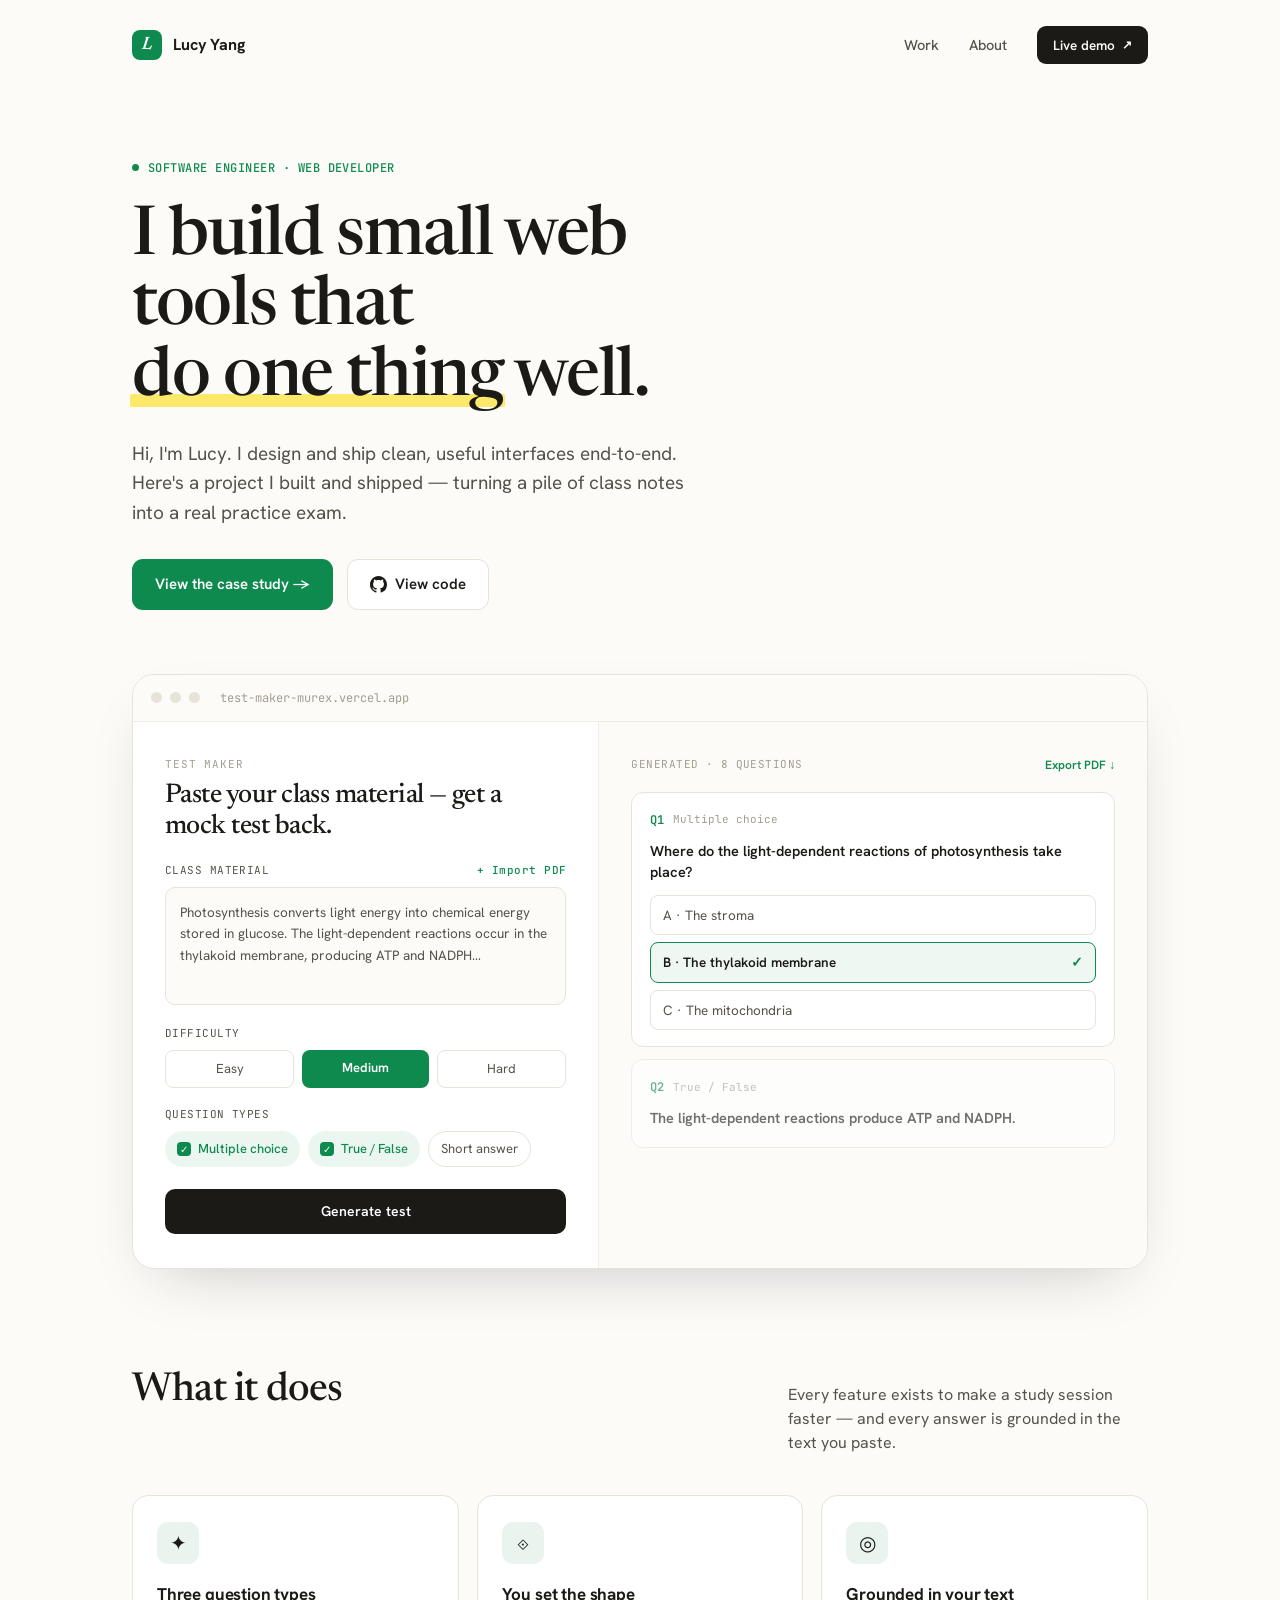
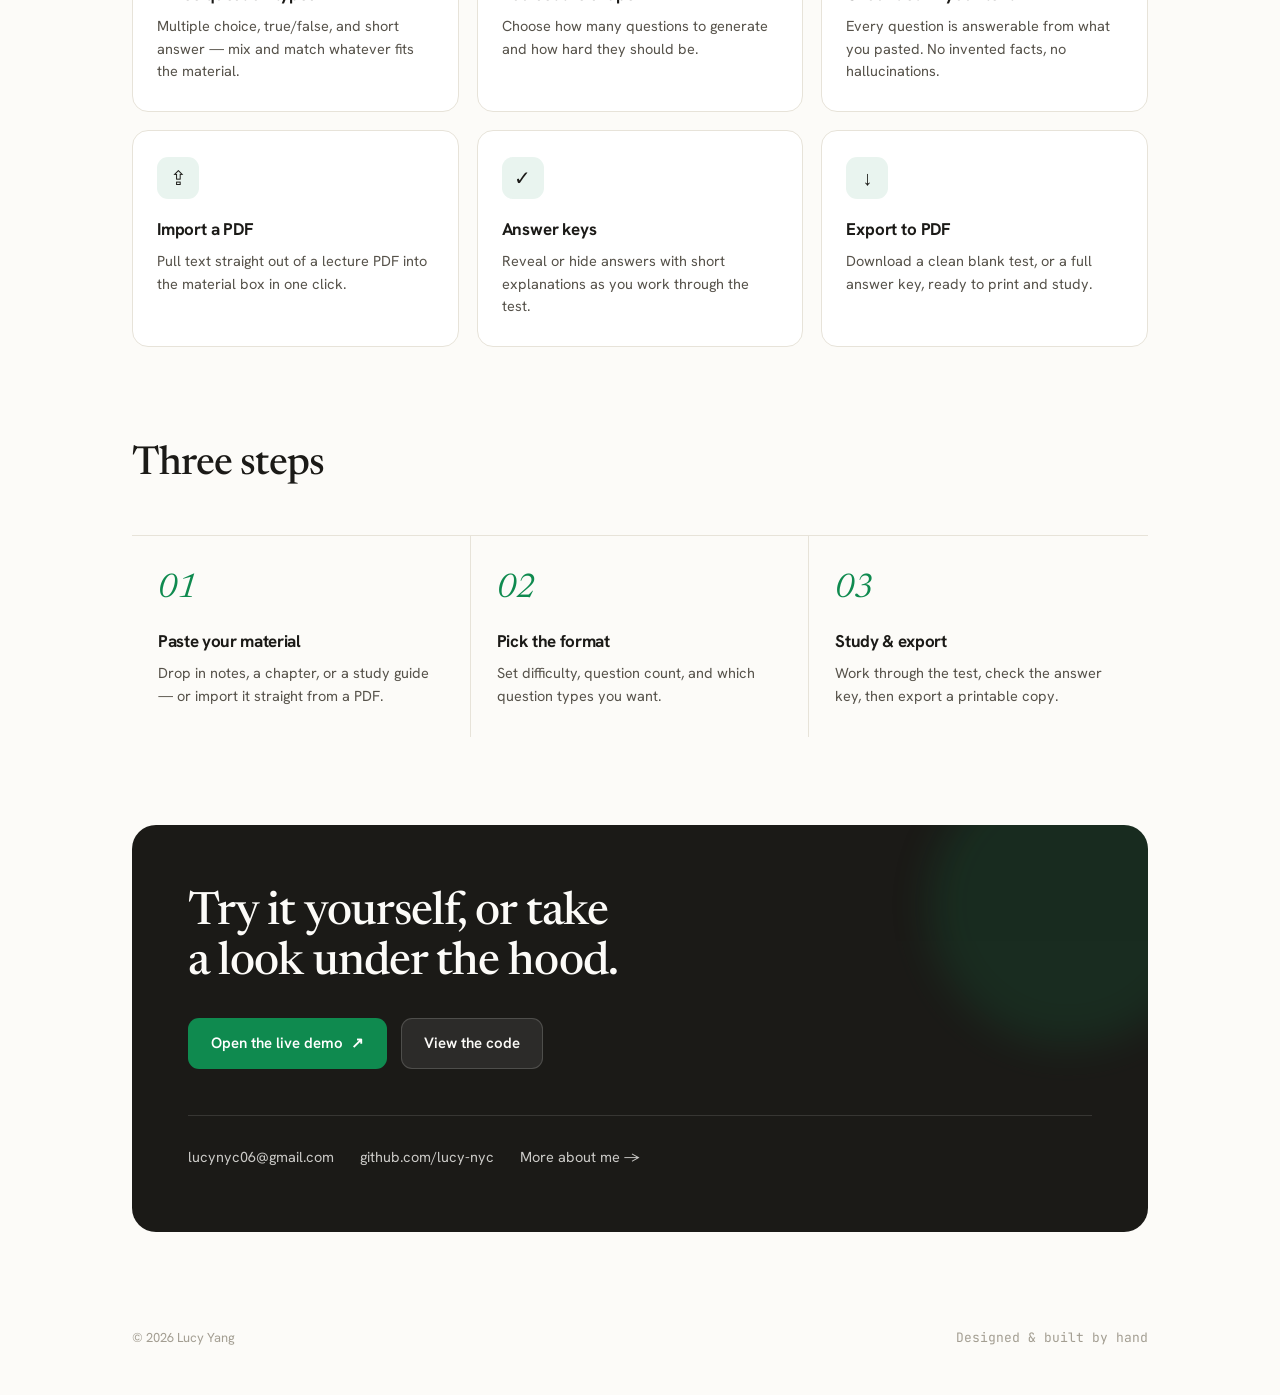
<file: docs/index.html>
<!doctype html>
<html lang="en">
  <head>
    <meta charset="utf-8" />
    <meta name="viewport" content="width=device-width, initial-scale=1" />
    <title>Lucy Yang — Software Engineer & Web Developer</title>
    <meta name="description" content="Lucy Yang builds clean, useful web tools end-to-end. Featured project: Test Maker — turn class notes into a grounded practice exam." />
    <meta property="og:title" content="Lucy Yang — Software Engineer & Web Developer" />
    <meta property="og:description" content="I build small web tools that do one thing well. See Test Maker, live in production." />
    <meta property="og:type" content="website" />
    <link rel="preconnect" href="https://fonts.googleapis.com" />
    <link rel="preconnect" href="https://fonts.gstatic.com" crossorigin />
    <link href="https://fonts.googleapis.com/css2?family=Newsreader:ital,opsz,wght@0,6..72,400;0,6..72,500;0,6..72,600;1,6..72,400;1,6..72,500&family=Hanken+Grotesk:wght@400;500;600;700&family=JetBrains+Mono:wght@400;500;600&display=swap" rel="stylesheet" />
    <link rel="stylesheet" href="site.css" />
  </head>
  <body>
    <!-- NAV -->
    <nav class="nav">
      <a class="brand" href="index.html"><span class="brand-mark">L</span><b>Lucy Yang</b></a>
      <div class="nav-links">
        <a href="project.html">Work</a>
        <a href="about.html">About</a>
        <a class="cta" href="https://test-maker-murex.vercel.app/" target="_blank" rel="noopener">Live demo <span style="font-size:12px">↗</span></a>
      </div>
    </nav>

    <!-- HERO -->
    <header class="wrap" style="padding-top:64px;padding-bottom:40px">
      <div class="kicker" style="margin-bottom:26px"><span class="dot"></span> Software engineer · web developer</div>
      <h1 style="font-size:68px;line-height:1.04;max-width:14ch">I build small web tools that <span class="mark">do one thing</span> well.</h1>
      <p style="font-size:19px;line-height:1.55;color:var(--muted);max-width:52ch;margin-top:24px">Hi, I'm Lucy. I design and ship clean, useful interfaces end-to-end. Here's a project I built and shipped — turning a pile of class notes into a real practice exam.</p>
      <div style="display:flex;gap:14px;margin-top:32px;flex-wrap:wrap">
        <a class="btn btn-primary" href="project.html">View the case study →</a>
        <a class="btn btn-ghost" href="https://github.com/lucy-nyc/test-maker" target="_blank" rel="noopener">
          <svg width="17" height="17" viewBox="0 0 16 16" fill="currentColor" aria-hidden="true"><path d="M8 0C3.58 0 0 3.58 0 8c0 3.54 2.29 6.53 5.47 7.59.4.07.55-.17.55-.38 0-.19-.01-.82-.01-1.49-2.01.37-2.53-.49-2.69-.94-.09-.23-.48-.94-.82-1.13-.28-.15-.68-.52-.01-.53.63-.01 1.08.58 1.23.82.72 1.21 1.87.87 2.33.66.07-.52.28-.87.51-1.07-1.78-.2-3.64-.89-3.64-3.95 0-.87.31-1.59.82-2.15-.08-.2-.36-1.02.08-2.12 0 0 .67-.21 2.2.82.64-.18 1.32-.27 2-.27.68 0 1.36.09 2 .27 1.53-1.04 2.2-.82 2.2-.82.44 1.1.16 1.92.08 2.12.51.56.82 1.27.82 2.15 0 3.07-1.87 3.75-3.65 3.95.29.25.54.73.54 1.48 0 1.07-.01 1.93-.01 2.2 0 .21.15.46.55.38A8.01 8.01 0 0016 8c0-4.42-3.58-8-8-8z"/></svg>
          View code
        </a>
      </div>
    </header>

    <!-- FEATURED PROJECT MOCKUP -->
    <section class="wrap" style="padding-top:24px;padding-bottom:20px">
      <div class="card" style="border-radius:22px;box-shadow:0 24px 60px -30px rgba(27,26,23,0.28);overflow:hidden">
        <div style="display:flex;align-items:center;gap:8px;padding:14px 18px;border-bottom:1px solid #f0ede4;background:var(--bg)">
          <span style="width:11px;height:11px;border-radius:50%;background:var(--line)"></span>
          <span style="width:11px;height:11px;border-radius:50%;background:var(--line)"></span>
          <span style="width:11px;height:11px;border-radius:50%;background:var(--line)"></span>
          <span style="margin-left:12px;font-family:var(--f-mono);font-size:12px;color:var(--faint)">test-maker-murex.vercel.app</span>
        </div>
        <div style="display:grid;grid-template-columns:0.92fr 1.08fr">
          <!-- input side -->
          <div style="padding:34px 32px;border-right:1px solid #f0ede4">
            <div style="font-family:var(--f-mono);font-size:11px;letter-spacing:0.08em;text-transform:uppercase;color:var(--faint);margin-bottom:8px">Test Maker</div>
            <h3 style="font-size:27px;line-height:1.15;margin-bottom:20px">Paste your class material — get a mock test back.</h3>
            <div style="font-family:var(--f-mono);font-size:11px;letter-spacing:0.04em;text-transform:uppercase;color:var(--muted);margin-bottom:8px;display:flex;justify-content:space-between;align-items:center">Class material <span style="color:var(--accent);text-transform:none;font-weight:500">+ Import PDF</span></div>
            <div style="background:var(--bg);border:1px solid var(--line);border-radius:10px;padding:14px;font-size:13.5px;line-height:1.6;color:var(--muted);height:118px;overflow:hidden">Photosynthesis converts light energy into chemical energy stored in glucose. The light-dependent reactions occur in the thylakoid membrane, producing ATP and NADPH…</div>
            <div style="margin-top:20px;font-family:var(--f-mono);font-size:11px;letter-spacing:0.04em;text-transform:uppercase;color:var(--muted);margin-bottom:9px">Difficulty</div>
            <div style="display:flex;gap:8px">
              <span style="flex:1;text-align:center;padding:8px;border-radius:8px;border:1px solid var(--line);font-size:13px;color:var(--muted)">Easy</span>
              <span style="flex:1;text-align:center;padding:8px;border-radius:8px;background:var(--accent);color:#fff;font-size:13px;font-weight:600">Medium</span>
              <span style="flex:1;text-align:center;padding:8px;border-radius:8px;border:1px solid var(--line);font-size:13px;color:var(--muted)">Hard</span>
            </div>
            <div style="margin-top:18px;font-family:var(--f-mono);font-size:11px;letter-spacing:0.04em;text-transform:uppercase;color:var(--muted);margin-bottom:9px">Question types</div>
            <div style="display:flex;flex-wrap:wrap;gap:8px">
              <span style="display:flex;align-items:center;gap:7px;padding:7px 12px;border-radius:20px;background:rgba(15,138,79,0.08);font-size:13px;font-weight:500;color:var(--accent)"><span style="width:14px;height:14px;border-radius:4px;background:var(--accent);color:#fff;font-size:10px;display:flex;align-items:center;justify-content:center">✓</span>Multiple choice</span>
              <span style="display:flex;align-items:center;gap:7px;padding:7px 12px;border-radius:20px;background:rgba(15,138,79,0.08);font-size:13px;font-weight:500;color:var(--accent)"><span style="width:14px;height:14px;border-radius:4px;background:var(--accent);color:#fff;font-size:10px;display:flex;align-items:center;justify-content:center">✓</span>True / False</span>
              <span style="display:flex;align-items:center;gap:7px;padding:7px 12px;border-radius:20px;border:1px solid var(--line);font-size:13px;color:var(--muted)">Short answer</span>
            </div>
            <div style="margin-top:22px;background:var(--ink);color:#fff;text-align:center;padding:12px;border-radius:10px;font-weight:600;font-size:14px">Generate test</div>
          </div>
          <!-- output side -->
          <div style="padding:34px 32px;background:var(--bg)">
            <div style="display:flex;align-items:center;justify-content:space-between;margin-bottom:18px">
              <div style="font-family:var(--f-mono);font-size:11px;letter-spacing:0.04em;text-transform:uppercase;color:var(--faint)">Generated · 8 questions</div>
              <span style="font-size:12px;font-weight:600;color:var(--accent)">Export PDF ↓</span>
            </div>
            <div class="card" style="border-radius:12px;padding:18px 18px 16px;margin-bottom:12px">
              <div style="display:flex;gap:9px;margin-bottom:11px"><span style="font-family:var(--f-mono);font-size:12px;font-weight:600;color:var(--accent)">Q1</span><span style="font-size:11px;font-family:var(--f-mono);color:var(--faint);align-self:center">Multiple choice</span></div>
              <p style="font-size:14.5px;font-weight:600;line-height:1.5;margin-bottom:12px">Where do the light-dependent reactions of photosynthesis take place?</p>
              <div style="display:flex;flex-direction:column;gap:7px;font-size:13.5px;color:var(--muted)">
                <div style="padding:9px 12px;border:1px solid var(--line);border-radius:8px">A · The stroma</div>
                <div style="padding:9px 12px;border:1px solid var(--accent);border-radius:8px;background:rgba(15,138,79,0.07);color:var(--ink);font-weight:600;display:flex;justify-content:space-between">B · The thylakoid membrane <span style="color:var(--accent)">✓</span></div>
                <div style="padding:9px 12px;border:1px solid var(--line);border-radius:8px">C · The mitochondria</div>
              </div>
            </div>
            <div class="card" style="border-radius:12px;padding:18px;opacity:0.62">
              <div style="display:flex;gap:9px;margin-bottom:11px"><span style="font-family:var(--f-mono);font-size:12px;font-weight:600;color:var(--accent)">Q2</span><span style="font-size:11px;font-family:var(--f-mono);color:var(--faint);align-self:center">True / False</span></div>
              <p style="font-size:14.5px;font-weight:600;line-height:1.5">The light-dependent reactions produce ATP and NADPH.</p>
            </div>
          </div>
        </div>
      </div>
    </section>

    <!-- FEATURES -->
    <section class="wrap" style="padding-top:72px;padding-bottom:24px">
      <div style="display:flex;align-items:baseline;justify-content:space-between;flex-wrap:wrap;gap:16px;margin-bottom:40px">
        <h2 style="font-size:40px">What it does</h2>
        <p style="font-size:16px;color:var(--muted);max-width:40ch">Every feature exists to make a study session faster — and every answer is grounded in the text you paste.</p>
      </div>
      <div class="grid-3">
        <div class="feature card"><div class="ic">✦</div><h3>Three question types</h3><p>Multiple choice, true/false, and short answer — mix and match whatever fits the material.</p></div>
        <div class="feature card"><div class="ic">⟐</div><h3>You set the shape</h3><p>Choose how many questions to generate and how hard they should be.</p></div>
        <div class="feature card"><div class="ic">◎</div><h3>Grounded in your text</h3><p>Every question is answerable from what you pasted. No invented facts, no hallucinations.</p></div>
        <div class="feature card"><div class="ic">⇪</div><h3>Import a PDF</h3><p>Pull text straight out of a lecture PDF into the material box in one click.</p></div>
        <div class="feature card"><div class="ic">✓</div><h3>Answer keys</h3><p>Reveal or hide answers with short explanations as you work through the test.</p></div>
        <div class="feature card"><div class="ic">↓</div><h3>Export to PDF</h3><p>Download a clean blank test, or a full answer key, ready to print and study.</p></div>
      </div>
    </section>

    <!-- HOW IT WORKS -->
    <section class="wrap" style="padding-top:64px;padding-bottom:64px">
      <h2 style="font-size:40px;margin-bottom:40px">Three steps</h2>
      <div style="display:grid;grid-template-columns:repeat(3,1fr);border-top:1px solid var(--line)">
        <div style="padding:28px 26px 30px;border-right:1px solid var(--line)"><div class="serif-i" style="font-family:var(--f-display);font-size:34px;color:var(--accent);margin-bottom:14px">01</div><h3 style="font-family:var(--f-body);font-size:17px;font-weight:700;margin-bottom:8px">Paste your material</h3><p style="font-size:14.5px;line-height:1.55;color:var(--muted)">Drop in notes, a chapter, or a study guide — or import it straight from a PDF.</p></div>
        <div style="padding:28px 26px 30px;border-right:1px solid var(--line)"><div class="serif-i" style="font-family:var(--f-display);font-size:34px;color:var(--accent);margin-bottom:14px">02</div><h3 style="font-family:var(--f-body);font-size:17px;font-weight:700;margin-bottom:8px">Pick the format</h3><p style="font-size:14.5px;line-height:1.55;color:var(--muted)">Set difficulty, question count, and which question types you want.</p></div>
        <div style="padding:28px 26px 30px"><div class="serif-i" style="font-family:var(--f-display);font-size:34px;color:var(--accent);margin-bottom:14px">03</div><h3 style="font-family:var(--f-body);font-size:17px;font-weight:700;margin-bottom:8px">Study & export</h3><p style="font-size:14.5px;line-height:1.55;color:var(--muted)">Work through the test, check the answer key, then export a printable copy.</p></div>
      </div>
    </section>

    <!-- CTA / CONTACT -->
    <section class="wrap" style="padding-top:24px;padding-bottom:96px">
      <div class="cta-block">
        <div class="orb"></div>
        <h2 style="font-size:46px;line-height:1.08;max-width:16ch;position:relative">Try it yourself, or take a look under the hood.</h2>
        <div style="display:flex;gap:14px;margin-top:30px;flex-wrap:wrap;position:relative">
          <a class="btn btn-primary" href="https://test-maker-murex.vercel.app/" target="_blank" rel="noopener">Open the live demo <span>↗</span></a>
          <a class="btn" style="background:rgba(255,255,255,0.08);border:1px solid rgba(255,255,255,0.16);color:var(--bg)" href="https://github.com/lucy-nyc/test-maker" target="_blank" rel="noopener">View the code</a>
        </div>
        <div style="display:flex;gap:26px;margin-top:46px;padding-top:30px;border-top:1px solid rgba(255,255,255,0.12);flex-wrap:wrap;font-size:14.5px;position:relative">
          <a href="mailto:lucynyc06@gmail.com" style="color:var(--bg);opacity:0.78">lucynyc06@gmail.com</a>
          <a href="https://github.com/lucy-nyc" target="_blank" rel="noopener" style="color:var(--bg);opacity:0.78">github.com/lucy-nyc</a>
          <a href="about.html" style="color:var(--bg);opacity:0.78">More about me →</a>
        </div>
      </div>
    </section>

    <footer class="footer">
      <span>© 2026 Lucy Yang</span>
      <span class="mono">Designed &amp; built by hand</span>
    </footer>
  </body>
</html>
</file>
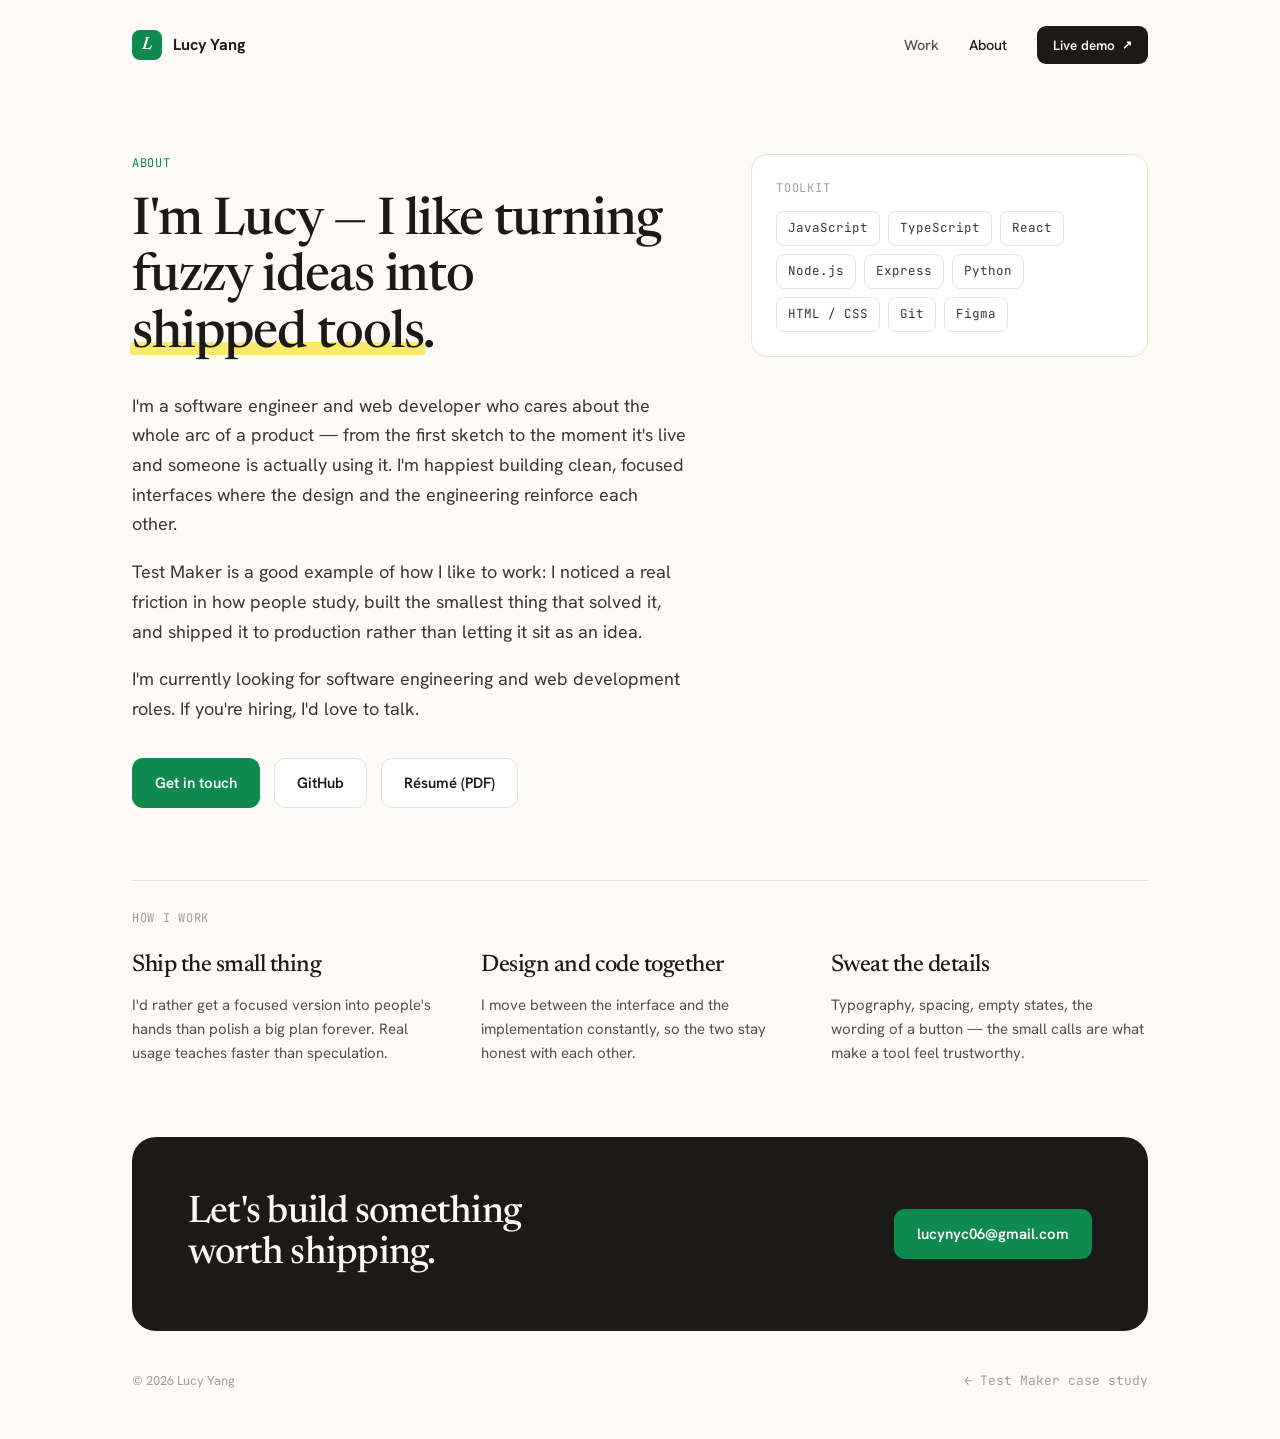
<file: docs/about.html>
<!doctype html>
<html lang="en">
  <head>
    <meta charset="utf-8" />
    <meta name="viewport" content="width=device-width, initial-scale=1" />
    <title>About — Lucy Yang</title>
    <meta name="description" content="Lucy Yang is a software engineer and web developer who turns fuzzy ideas into shipped tools. Currently looking for SWE / web roles." />
    <link rel="preconnect" href="https://fonts.googleapis.com" />
    <link rel="preconnect" href="https://fonts.gstatic.com" crossorigin />
    <link href="https://fonts.googleapis.com/css2?family=Newsreader:ital,opsz,wght@0,6..72,400;0,6..72,500;0,6..72,600;1,6..72,400;1,6..72,500&family=Hanken+Grotesk:wght@400;500;600;700&family=JetBrains+Mono:wght@400;500;600&display=swap" rel="stylesheet" />
    <link rel="stylesheet" href="site.css" />
  </head>
  <body>
    <nav class="nav">
      <a class="brand" href="index.html"><span class="brand-mark">L</span><b>Lucy Yang</b></a>
      <div class="nav-links">
        <a href="project.html">Work</a>
        <a href="about.html" class="active">About</a>
        <a class="cta" href="https://test-maker-murex.vercel.app/" target="_blank" rel="noopener">Live demo <span style="font-size:12px">↗</span></a>
      </div>
    </nav>

    <section class="wrap" style="padding-top:64px;display:grid;grid-template-columns:1.4fr 1fr;gap:64px;align-items:start">
      <div>
        <div class="eyebrow" style="margin-bottom:22px">About</div>
        <h1 style="font-size:52px;line-height:1.08;margin-bottom:28px">I'm Lucy — I like turning fuzzy ideas into <span class="mark">shipped tools</span>.</h1>
        <p style="font-size:18px;line-height:1.65;color:var(--ink-2);margin-bottom:18px">I'm a software engineer and web developer who cares about the whole arc of a product — from the first sketch to the moment it's live and someone is actually using it. I'm happiest building clean, focused interfaces where the design and the engineering reinforce each other.</p>
        <p style="font-size:18px;line-height:1.65;color:var(--ink-2);margin-bottom:18px">Test Maker is a good example of how I like to work: I noticed a real friction in how people study, built the smallest thing that solved it, and shipped it to production rather than letting it sit as an idea.</p>
        <p style="font-size:18px;line-height:1.65;color:var(--ink-2)">I'm currently looking for software engineering and web development roles. If you're hiring, I'd love to talk.</p>
        <div style="display:flex;gap:14px;margin-top:34px;flex-wrap:wrap">
          <a class="btn btn-primary" href="mailto:lucynyc06@gmail.com">Get in touch</a>
          <a class="btn btn-ghost" href="https://github.com/lucy-nyc" target="_blank" rel="noopener">GitHub</a>
          <a class="btn btn-ghost" href="resume.pdf" target="_blank" rel="noopener">Résumé (PDF)</a>
        </div>
      </div>

      <div style="position:sticky;top:32px">
        <div class="card" style="padding:24px">
          <div class="eyebrow mute" style="margin-bottom:14px">Toolkit</div>
          <div style="display:flex;flex-wrap:wrap;gap:8px">
            <span class="tag" style="font-size:12.5px;padding:7px 11px">JavaScript</span>
            <span class="tag" style="font-size:12.5px;padding:7px 11px">TypeScript</span>
            <span class="tag" style="font-size:12.5px;padding:7px 11px">React</span>
            <span class="tag" style="font-size:12.5px;padding:7px 11px">Node.js</span>
            <span class="tag" style="font-size:12.5px;padding:7px 11px">Express</span>
            <span class="tag" style="font-size:12.5px;padding:7px 11px">Python</span>
            <span class="tag" style="font-size:12.5px;padding:7px 11px">HTML / CSS</span>
            <span class="tag" style="font-size:12.5px;padding:7px 11px">Git</span>
            <span class="tag" style="font-size:12.5px;padding:7px 11px">Figma</span>
          </div>
        </div>
      </div>
    </section>

    <section class="wrap" style="padding-top:72px">
      <div class="eyebrow mute" style="margin-bottom:20px;border-top:1px solid var(--line);padding-top:28px">How I work</div>
      <div class="grid-3" style="gap:32px">
        <div><h3 style="font-size:24px;margin-bottom:10px">Ship the small thing</h3><p style="font-size:15px;line-height:1.6;color:var(--muted)">I'd rather get a focused version into people's hands than polish a big plan forever. Real usage teaches faster than speculation.</p></div>
        <div><h3 style="font-size:24px;margin-bottom:10px">Design and code together</h3><p style="font-size:15px;line-height:1.6;color:var(--muted)">I move between the interface and the implementation constantly, so the two stay honest with each other.</p></div>
        <div><h3 style="font-size:24px;margin-bottom:10px">Sweat the details</h3><p style="font-size:15px;line-height:1.6;color:var(--muted)">Typography, spacing, empty states, the wording of a button — the small calls are what make a tool feel trustworthy.</p></div>
      </div>
    </section>

    <section class="wrap" style="padding-top:72px">
      <div class="cta-block" style="padding:56px;display:flex;align-items:center;justify-content:space-between;flex-wrap:wrap;gap:24px">
        <h2 style="font-size:38px;line-height:1.08;max-width:18ch">Let's build something worth shipping.</h2>
        <a class="btn btn-primary" href="mailto:lucynyc06@gmail.com">lucynyc06@gmail.com</a>
      </div>
    </section>

    <footer class="footer" style="padding-top:40px">
      <a href="index.html">© 2026 Lucy Yang</a>
      <a href="project.html" class="mono">← Test Maker case study</a>
    </footer>
  </body>
</html>
</file>
<file: docs/site.css>
/* ==========================================================================
   Lucy Yang — portfolio site styles
   Editorial serif + grotesk, paper & ink, highlighter-green accent.
   ========================================================================== */

:root {
  --bg: #fcfbf8;
  --card: #ffffff;
  --ink: #1b1a17;
  --ink-2: #3a3833;
  --muted: #56524a;
  --faint: #a39e92;
  --accent: #0f8a4f;
  --hl: #fce96a;
  --line: #e7e3d9;

  --f-display: "Newsreader", Georgia, serif;
  --f-body: "Hanken Grotesk", -apple-system, BlinkMacSystemFont, "Segoe UI", sans-serif;
  --f-mono: "JetBrains Mono", ui-monospace, monospace;

  --maxw: 1080px;
}

* { box-sizing: border-box; margin: 0; padding: 0; }
html { scroll-behavior: smooth; }
body {
  background: var(--bg);
  color: var(--ink);
  font-family: var(--f-body);
  line-height: 1.5;
  -webkit-font-smoothing: antialiased;
  overflow-x: hidden;
}
::selection { background: var(--hl); }
a { text-decoration: none; color: inherit; }
img, video { max-width: 100%; display: block; }

.wrap { max-width: var(--maxw); margin: 0 auto; padding: 0 32px; }
.narrow { max-width: 760px; margin: 0 auto; }

/* highlighter marker behind text */
.mark { position: relative; white-space: nowrap; }
.mark::after {
  content: "";
  position: absolute; left: -2px; right: -2px; bottom: 6px;
  height: 13px; background: var(--hl); border-radius: 2px; z-index: -1;
}
.mark.thin::after { bottom: 2px; height: 9px; }

/* ---- nav ---------------------------------------------------------------- */
.nav {
  max-width: var(--maxw); margin: 0 auto;
  padding: 26px 32px;
  display: flex; align-items: center; justify-content: space-between;
}
.brand { display: flex; align-items: center; gap: 11px; }
.brand-mark {
  width: 30px; height: 30px; border-radius: 8px; background: var(--accent);
  color: #fff; display: flex; align-items: center; justify-content: center;
  font-family: var(--f-display); font-style: italic; font-weight: 600; font-size: 18px;
}
.brand b { font-weight: 700; font-size: 16px; letter-spacing: -0.01em; }
.nav-links { display: flex; align-items: center; gap: 30px; font-size: 14.5px; font-weight: 500; }
.nav-links a { color: var(--muted); }
.nav-links a.active { color: var(--ink); }
.nav-links a.cta {
  display: flex; align-items: center; gap: 7px;
  background: var(--ink); color: var(--bg);
  padding: 9px 16px; border-radius: 9px; font-weight: 600; font-size: 13.5px;
}

/* ---- buttons ------------------------------------------------------------ */
.btn {
  display: inline-flex; align-items: center; gap: 8px;
  font-weight: 600; font-size: 15px; padding: 13px 22px; border-radius: 11px;
  border: 1px solid transparent; transition: filter 0.15s, box-shadow 0.15s;
}
.btn-primary { background: var(--accent); color: #fff; }
.btn-primary:hover { filter: brightness(1.08); }
.btn-dark { background: var(--ink); color: var(--bg); }
.btn-dark:hover { filter: brightness(1.25); }
.btn-ghost { background: var(--card); border-color: var(--line); color: var(--ink); }
.btn-ghost:hover { box-shadow: 0 4px 14px rgba(27, 26, 23, 0.06); }

/* ---- type helpers ------------------------------------------------------- */
.eyebrow {
  font-family: var(--f-mono); font-size: 12px; letter-spacing: 0.06em;
  text-transform: uppercase; color: var(--accent);
}
.eyebrow.mute { color: var(--faint); }
.kicker {
  display: inline-flex; align-items: center; gap: 9px;
  font-family: var(--f-mono); font-size: 12px; font-weight: 500;
  letter-spacing: 0.04em; text-transform: uppercase; color: var(--accent);
}
.kicker .dot { width: 7px; height: 7px; border-radius: 50%; background: var(--accent); }

h1, h2, h3 { font-family: var(--f-display); font-weight: 500; letter-spacing: -0.02em; }
.serif-i { font-style: italic; }

/* ---- cards & grids ------------------------------------------------------ */
.card {
  background: var(--card); border: 1px solid var(--line); border-radius: 16px;
}
.grid-3 { display: grid; grid-template-columns: repeat(3, 1fr); gap: 18px; }
.grid-2 { display: grid; grid-template-columns: 1fr 1fr; gap: 18px; }

.feature { padding: 26px 24px 28px; }
.feature .ic {
  width: 42px; height: 42px; border-radius: 11px; background: rgba(15, 138, 79, 0.09);
  display: flex; align-items: center; justify-content: center; font-size: 20px; margin-bottom: 18px;
}
.feature h3 { font-family: var(--f-body); font-size: 17px; font-weight: 700; letter-spacing: -0.01em; margin-bottom: 8px; }
.feature p { font-size: 14.5px; line-height: 1.55; color: var(--muted); }

/* tags / chips */
.tag {
  font-family: var(--f-mono); font-size: 13px; padding: 8px 13px;
  border: 1px solid var(--line); border-radius: 8px; background: var(--card); color: var(--ink-2);
}
code {
  font-family: var(--f-mono); font-size: 0.86em;
  background: rgba(15,138,79,0.08); color: var(--accent);
  padding: 1px 5px; border-radius: 4px;
}

/* ---- footer ------------------------------------------------------------- */
.footer {
  max-width: var(--maxw); margin: 0 auto; padding: 0 32px 48px;
  display: flex; justify-content: space-between; align-items: center;
  flex-wrap: wrap; gap: 12px; font-size: 13px; color: var(--faint);
}
.footer .mono { font-family: var(--f-mono); }

/* dark CTA block */
.cta-block {
  background: var(--ink); border-radius: 24px; padding: 64px 56px;
  color: var(--bg); position: relative; overflow: hidden;
}
.cta-block .orb {
  position: absolute; right: -60px; top: -60px; width: 280px; height: 280px;
  border-radius: 50%; background: var(--accent); opacity: 0.16; filter: blur(20px);
}

/* ---- responsive --------------------------------------------------------- */
@media (max-width: 860px) {
  .grid-3 { grid-template-columns: 1fr; }
  .grid-2 { grid-template-columns: 1fr; }
  .nav-links { gap: 18px; }
  h1 { font-size: 44px !important; }
}
</file>
